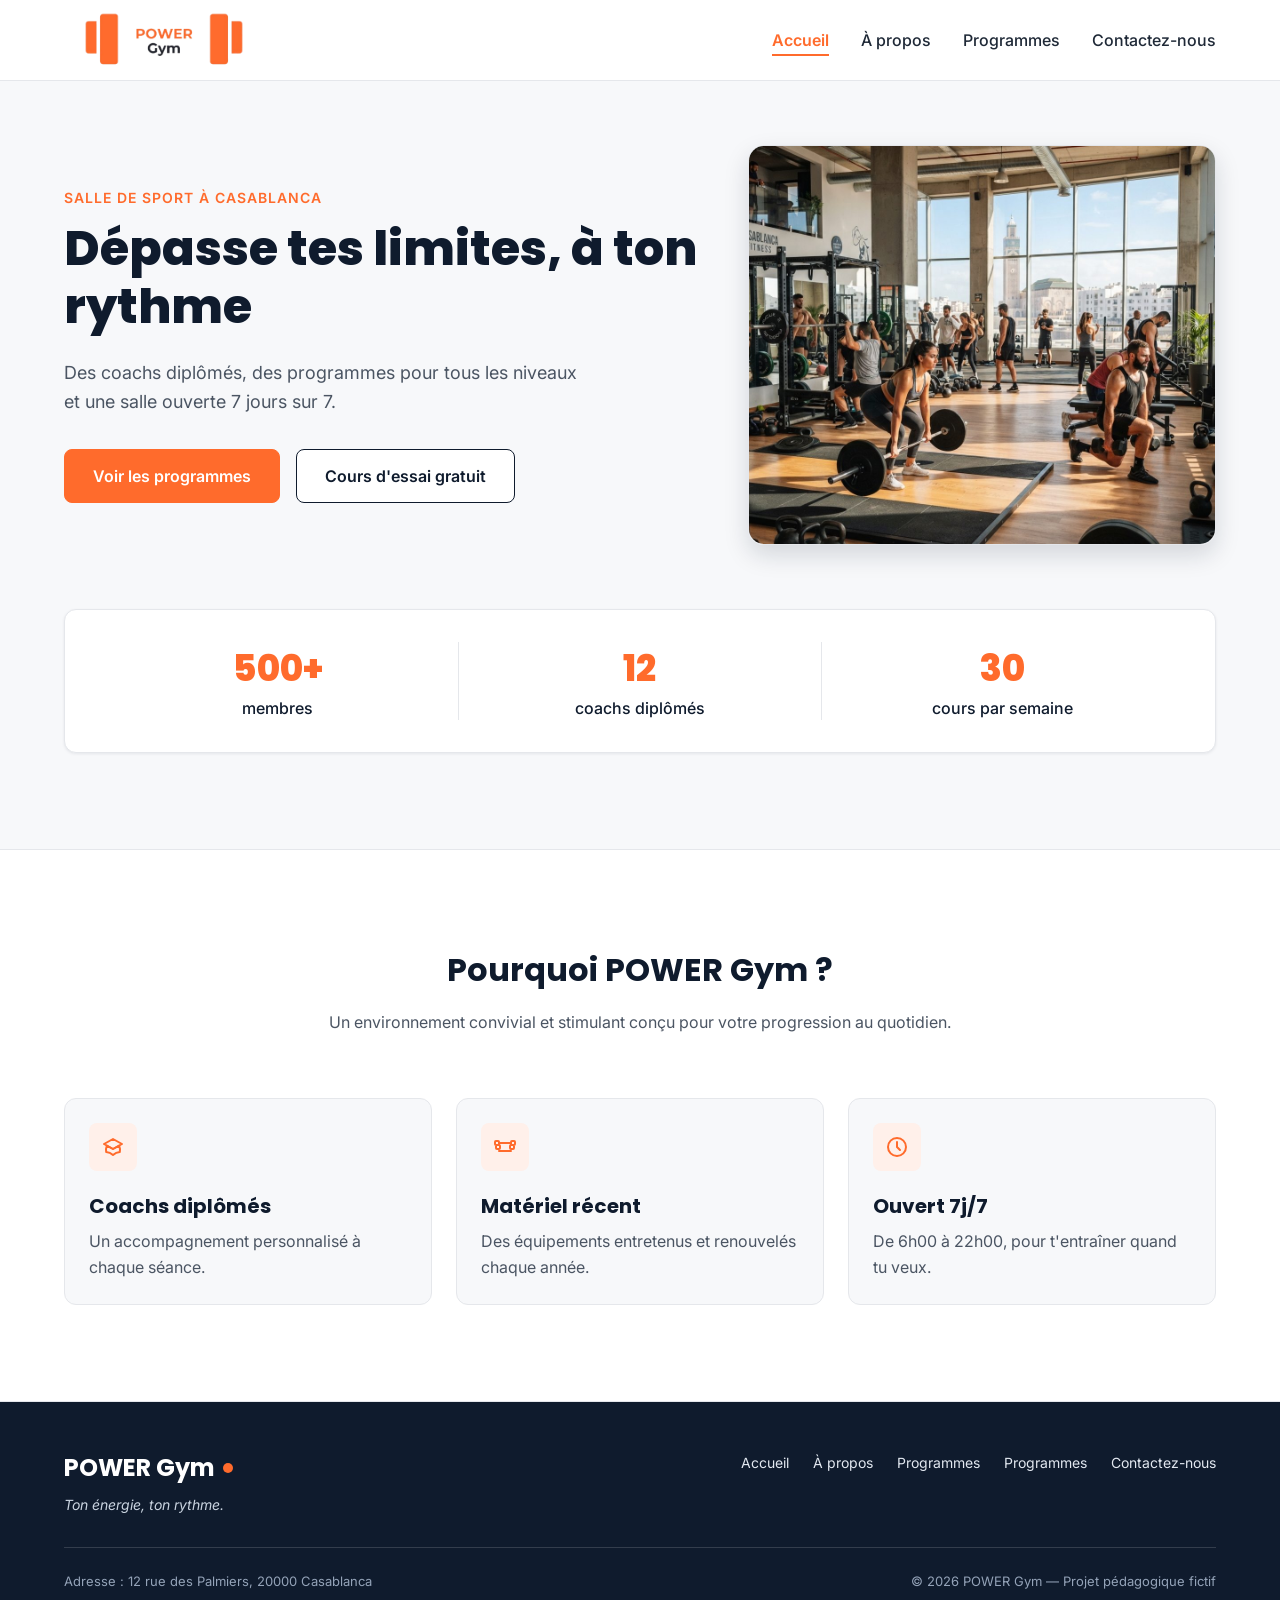
<file: index.html>
<!DOCTYPE html>
<html lang="fr">

<head>
  <meta charset="UTF-8">
  <meta name="viewport" content="width=device-width, initial-scale=1">
  <meta name="description"
    content="POWER Gym , salle de sport à Casablanca : musculation, yoga, cardio et boxe fitness avec des coachs diplômés. Réservez votre cours d'essai gratuit.">
  <title>Power Gym | Salle de sport à Casablanca</title>


  <link rel="preconnect" href="https://fonts.googleapis.com">
  <link rel="preconnect" href="https://fonts.gstatic.com" crossorigin>
  <link
    href="https://fonts.googleapis.com/css2?family=Inter:wght@400;500;600&family=Poppins:wght@600;700;800&display=swap"
    rel="stylesheet">

  <link rel="stylesheet" href="style.css">

  <link rel="shortcut icon" href="img/logo.png" type="image/x-icon ">
</head>

<body>

  <header class="en-tete">
    <div class="conteneur en-tete-contenu">
      <img src="img/logo.png" alt="Logo Power Gym" height="200">

      <nav aria-label="Navigation principale">
        <ul class="menu">
          <li><a href="index.html" class="lien-actif">Accueil</a></li>
          <li><a href="a-propos.html">À propos</a></li>
          <li><a href="programmes.html">Programmes</a></li>
          <li><a href="contact.html">Contactez-nous</a></li>
        </ul>
      </nav>
    </div>
  </header>

  <main>

    <section id="accueil" class="hero">
      <div class="conteneur">

        <div class="hero-contenu">
          <div class="hero-texte">
            <p class="sur-titre">Salle de sport à Casablanca</p>
            <h1>Dépasse tes limites, à ton rythme</h1>
            <p class="hero-description">
              Des coachs diplômés, des programmes pour tous les niveaux et une salle ouverte 7 jours sur 7.
            </p>
            <div class="boutons">
              <a href="programmes.html" class="bouton bouton-principal">Voir les programmes</a>
              <a href="contact.html" class="bouton bouton-secondaire">Cours d'essai gratuit</a>
            </div>
          </div>

          <img class="hero-image" src="img/hero.jpg"
            alt="Des personnes s'entraînent dans une salle de sport lumineuse à Casablanca">
        </div>

        <div class="chiffres">
          <div class="chiffre">
            <p class="chiffre-nombre">500+</p>
            <p>membres</p>
          </div>
          <div class="chiffre">
            <p class="chiffre-nombre">12</p>
            <p>coachs diplômés</p>
          </div>
          <div class="chiffre">
            <p class="chiffre-nombre">30</p>
            <p>cours par semaine</p>
          </div>
        </div>

      </div>
    </section>

    <section class="section section-blanche">
      <div class="conteneur">

        <div class="section-titre">
          <h2>Pourquoi POWER Gym ?</h2>
          <p>Un environnement convivial et stimulant conçu pour votre progression au quotidien.</p>
        </div>

        <div class="cartes">
          <article class="carte carte-avantage">
            <div class="icone"><img src="img/icone-coach.svg" alt=""></div>
            <h3>Coachs diplômés</h3>
            <p>Un accompagnement personnalisé à chaque séance.</p>
          </article>

          <article class="carte carte-avantage">
            <div class="icone"><img src="img/icone-materiel.svg" alt=""></div>
            <h3>Matériel récent</h3>
            <p>Des équipements entretenus et renouvelés chaque année.</p>
          </article>

          <article class="carte carte-avantage">
            <div class="icone"><img src="img/icone-horloge.svg" alt=""></div>
            <h3>Ouvert 7j/7</h3>
            <p>De 6h00 à 22h00, pour t'entraîner quand tu veux.</p>
          </article>
        </div>

      </div>
    </section>




    <footer class="pied-de-page">
      <div class="conteneur">

        <div class="pied-haut">
          <div>
            <p class="logo logo-clair">POWER Gym </p>
            <p class="slogan">Ton énergie, ton rythme.</p>
          </div>

          <nav aria-label="Navigation du pied de page">
            <ul class="menu menu-pied">
              <li><a href="index.html">Accueil</a></li>
              <li><a href="a-propos.html">À propos</a></li>
              <li><a href="programmes.html">Programmes</a></li>
              <li><a href="programmes.html">Programmes</a></li>
              <li><a href="contact.html">Contactez-nous</a></li>

            </ul>
          </nav>
        </div>

        <div class="pied-bas">
          <p>Adresse : 12 rue des Palmiers, 20000 Casablanca</p>
          <p>&copy; 2026 POWER Gym  — Projet pédagogique fictif</p>
        </div>

      </div>
    </footer>

</body>

</html>
</file>
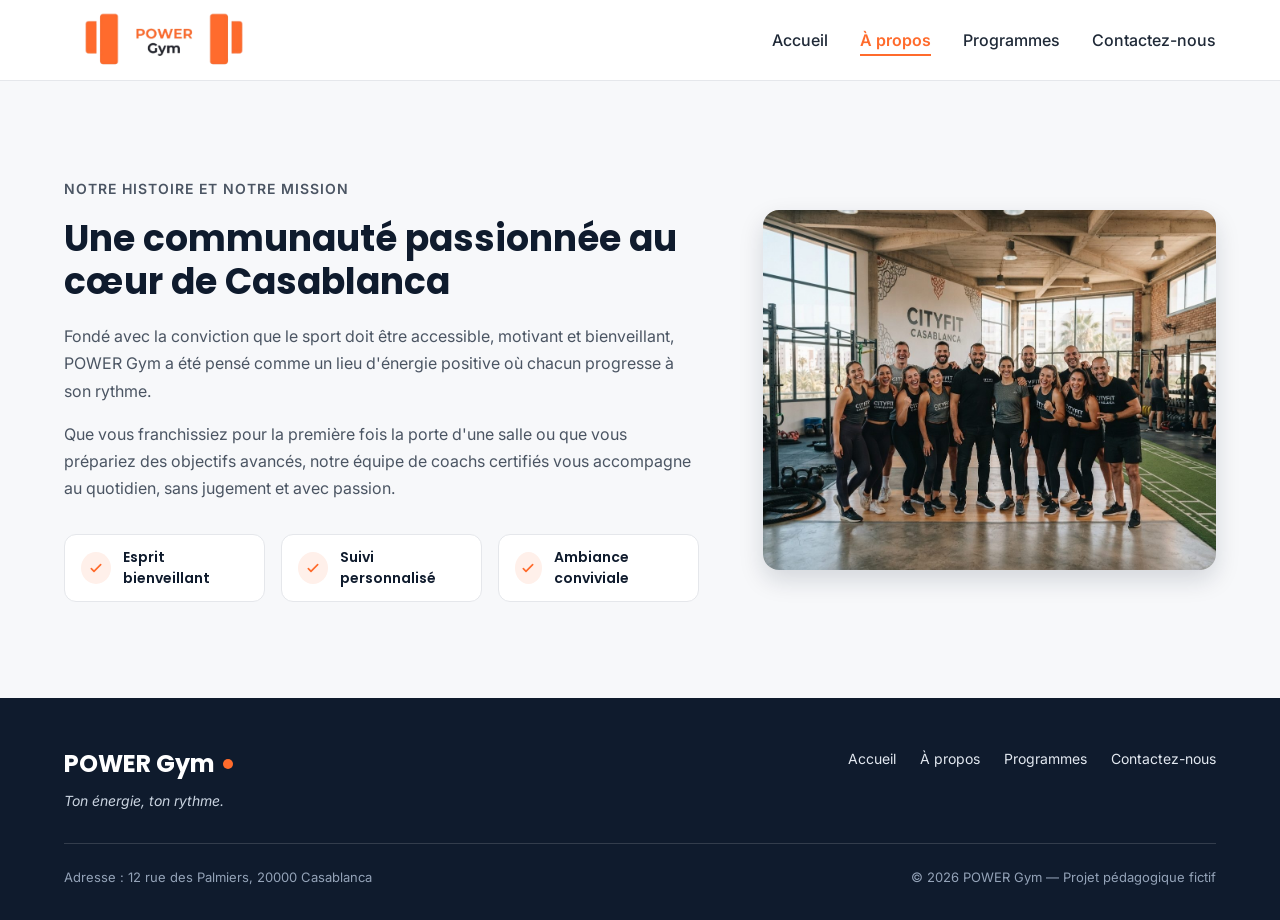
<file: a-propos.html>
<!DOCTYPE html>
<html lang="fr">

<head>
  <meta charset="UTF-8">
  <meta name="viewport" content="width=device-width, initial-scale=1.0">
  <title>À propos | POWER Gym</title>
  <link rel="stylesheet" href="style.css">
  <link rel="preconnect" href="https://fonts.googleapis.com">
  <link rel="preconnect" href="https://fonts.gstatic.com" crossorigin>
  <link
    href="https://fonts.googleapis.com/css2?family=Inter:wght@400;500;600&family=Poppins:wght@600;700;800&display=swap"
    rel="stylesheet">
      <link rel="shortcut icon" href="img/logo.png" type="image/x-icon ">

</head>

<body>
  <header class="en-tete">
    <div class="conteneur en-tete-contenu">

      <img src="img/logo.png" alt="Logo Power Gym" height="200">


      <nav aria-label="Navigation principale">
        <ul class="menu">
          <li><a href="index.html">Accueil</a></li>
          <li><a href="a-propos.html" class="lien-actif">À propos</a></li>
          <li><a href="programmes.html">Programmes</a></li>
          <li><a href="contact.html">Contactez-nous</a></li>
        </ul>
      </nav>

    </div>
  </header>
  <main>
    <section id="a-propos" class="section">
      <div class="conteneur apropos-contenu">

        <div class="apropos-texte">
          <p class="sur-titre">Notre histoire et notre mission</p>
          <h2>Une communauté passionnée au cœur de Casablanca</h2>
          <p>
            Fondé avec la conviction que le sport doit être accessible, motivant et bienveillant,
            POWER Gym a été pensé comme un lieu d'énergie positive où chacun progresse à son rythme.
          </p>
          <p>
            Que vous franchissiez pour la première fois la porte d'une salle ou que vous prépariez des
            objectifs avancés, notre équipe de coachs certifiés vous accompagne au quotidien, sans
            jugement et avec passion.
          </p>

          <ul class="valeurs">
            <li class="valeur">
              <div class="icone icone-petite"><img src="img/icone-check.svg" alt=""></div>
              <span>Esprit bienveillant</span>
            </li>
            <li class="valeur">
              <div class="icone icone-petite"><img src="img/icone-check.svg" alt=""></div>
              <span>Suivi personnalisé</span>
            </li>
            <li class="valeur">
              <div class="icone icone-petite"><img src="img/icone-check.svg" alt=""></div>
              <span>Ambiance conviviale</span>
            </li>
          </ul>
        </div>

        <img class="apropos-image" src="img/equipe.jpg" alt="L'équipe de coachs d'Élan Fitness réunie dans la salle">

      </div>
    </section>
  </main>

<footer class="pied-de-page">
  <div class="conteneur">
    <div class="pied-haut">
      <div>
        <p class="logo logo-clair">POWER Gym </p>
        <p class="slogan">Ton énergie, ton rythme.</p>
      </div>

      <nav aria-label="Navigation du pied de page">
        <ul class="menu menu-pied">
          <li><a href="index.html">Accueil</a></li>
          <li><a href="a-propos.html">À propos</a></li>
          <li><a href="programmes.html">Programmes</a></li>
          <li><a href="contact.html">Contactez-nous</a></li>
        </ul>
      </nav>
    </div>

    <div class="pied-bas">
      <p>Adresse : 12 rue des Palmiers, 20000 Casablanca</p>
      <p>&copy; 2026 POWER Gym — Projet pédagogique fictif</p>
    </div>
  </div>
</footer>

</body>

</html>
</file>
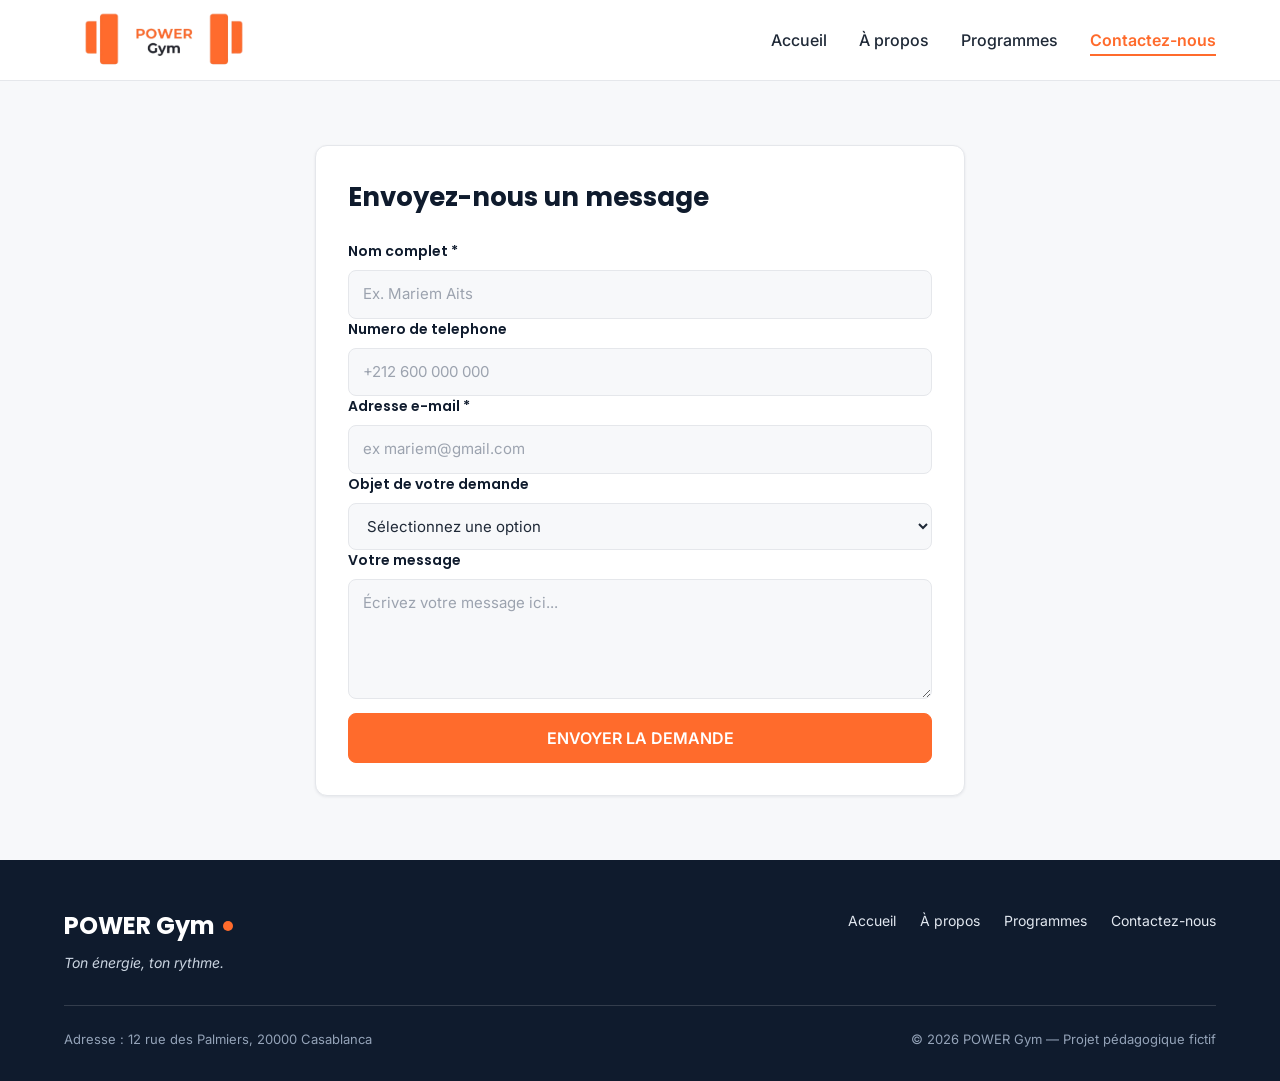
<file: contact.html>
<!DOCTYPE html>
<html lang="fr">

<head>
  <meta charset="UTF-8">
  <meta name="viewport" content="width=device-width, initial-scale=1">
  <meta name="description"
    content="POWER Gym , salle de sport à Casablanca : musculation, yoga, cardio et boxe fitness avec des coachs diplômés. Réservez votre cours d'essai gratuit.">
  <title>Power Gym | Salle de sport à Casablanca</title>


  <link rel="preconnect" href="https://fonts.googleapis.com">
  <link rel="preconnect" href="https://fonts.gstatic.com" crossorigin>
  <link
    href="https://fonts.googleapis.com/css2?family=Inter:wght@400;500;600&family=Poppins:wght@600;700;800&display=swap"
    rel="stylesheet">

  <link rel="stylesheet" href="style.css">

  <link rel="shortcut icon" href="img/logo.png" type="image/x-icon ">
</head>

<body>
  <header class="en-tete">
    <div class="conteneur en-tete-contenu">
      <img src="img/logo.png" alt="Logo Power Gym" height="200px">

      <nav aria-label="Navigation principale">
        <ul class="menu">
          <li><a href="index.html">Accueil</a></li>
          <li><a href="a-propos.html">À propos</a></li>
          <li><a href="programmes.html">Programmes</a></li>
          <li><a href="contact.html" class="lien-actif">Contactez-nous</a></li>
        </ul>
      </nav>
    </div>
  </header>
  <main>
    <section class="form-container">
      <FORM method="post" action="#">
        <h2>Envoyez-nous un message</h2>
        <label for="nom">Nom complet *</label>
        <input type="text" id="nom" name="nom" placeholder="Ex. Mariem Aits" required>
        <label for="tel">Numero de telephone</label>
        <input type="tel" id="tel" name="tel" placeholder="+212 600 000 000">
        <label for="email">Adresse e-mail *</label>
        <input type="email" id="email" name="email" placeholder="ex mariem@gmail.com">
        <div class="dropdown">
          <label for="object">Objet de votre demande</label>
          <select name="" id="object" required>
            <option value="" disabled selected>Sélectionnez une option</option>
            <option value="Abonnement">Abonnement & Tarifs (Mensuel / Annuel)</option>
            <option value="coaching">Coaching individuel personnalisé (Personal Training)</option>
            <option value="cours">Cours collectifs (CrossFit, HIIT, Spinning, Yoga)</option>
            <option value="autre">Autre renseignement / Question générale</option>
          </select>
        </div>
        <label for="message">Votre message</label>
        <textarea id="message" name="message" rows="4" placeholder="Écrivez votre message ici..." required></textarea>
        <button type="submit">ENVOYER LA DEMANDE</button>
      </FORM>
    </section>
  </main>
  <!-- <footer class="pied-de-page">
    <div class="conteneur">
      <div class="pied-haut">
        <div>
          <p class="logo logo-clair">POWER Gym </p>
          <p class="slogan">Ton énergie, ton rythme.</p>
        </div>

        <nav aria-label="Navigation du pied de page">
          <ul class="menu menu-pied">
            <li><a href="index.html">Accueil</a></li>
            <li><a href="a-propos.html">À propos</a></li>
            <li><a href="programmes.html">Programmes</a></li>
            <li><a href="contact.html">Contactez-nous</a></li>
          </ul>
        </nav>
      </div>
      <div class="pied-bas">
        <p>Adresse : 12 rue des Palmiers, 20000 Casablanca</p>
        <p>&copy; 2026 POWER Gym — Projet pédagogique fictif</p>
      </div>
    </div>
  </footer>
</body>

</html> -->
  <footer class="pied-de-page">
    <div class="conteneur">

      <div class="pied-haut">
        <div>
          <p class="logo logo-clair">POWER Gym </p>
          <p class="slogan">Ton énergie, ton rythme.</p>
        </div>

        <nav aria-label="Navigation du pied de page">
          <ul class="menu menu-pied">
            <li><a href="index.html">Accueil</a></li>
            <li><a href="a-propos.html">À propos</a></li>
            <li><a href="programmes.html">Programmes</a></li>
            <li><a href="contact.html">Contactez-nous</a></li>

          </ul>
        </nav>
      </div>

      <div class="pied-bas">
        <p>Adresse : 12 rue des Palmiers, 20000 Casablanca</p>
        <p>&copy; 2026 POWER Gym — Projet pédagogique fictif</p>
      </div>

    </div>
  </footer>

</body>

</html>
</file>
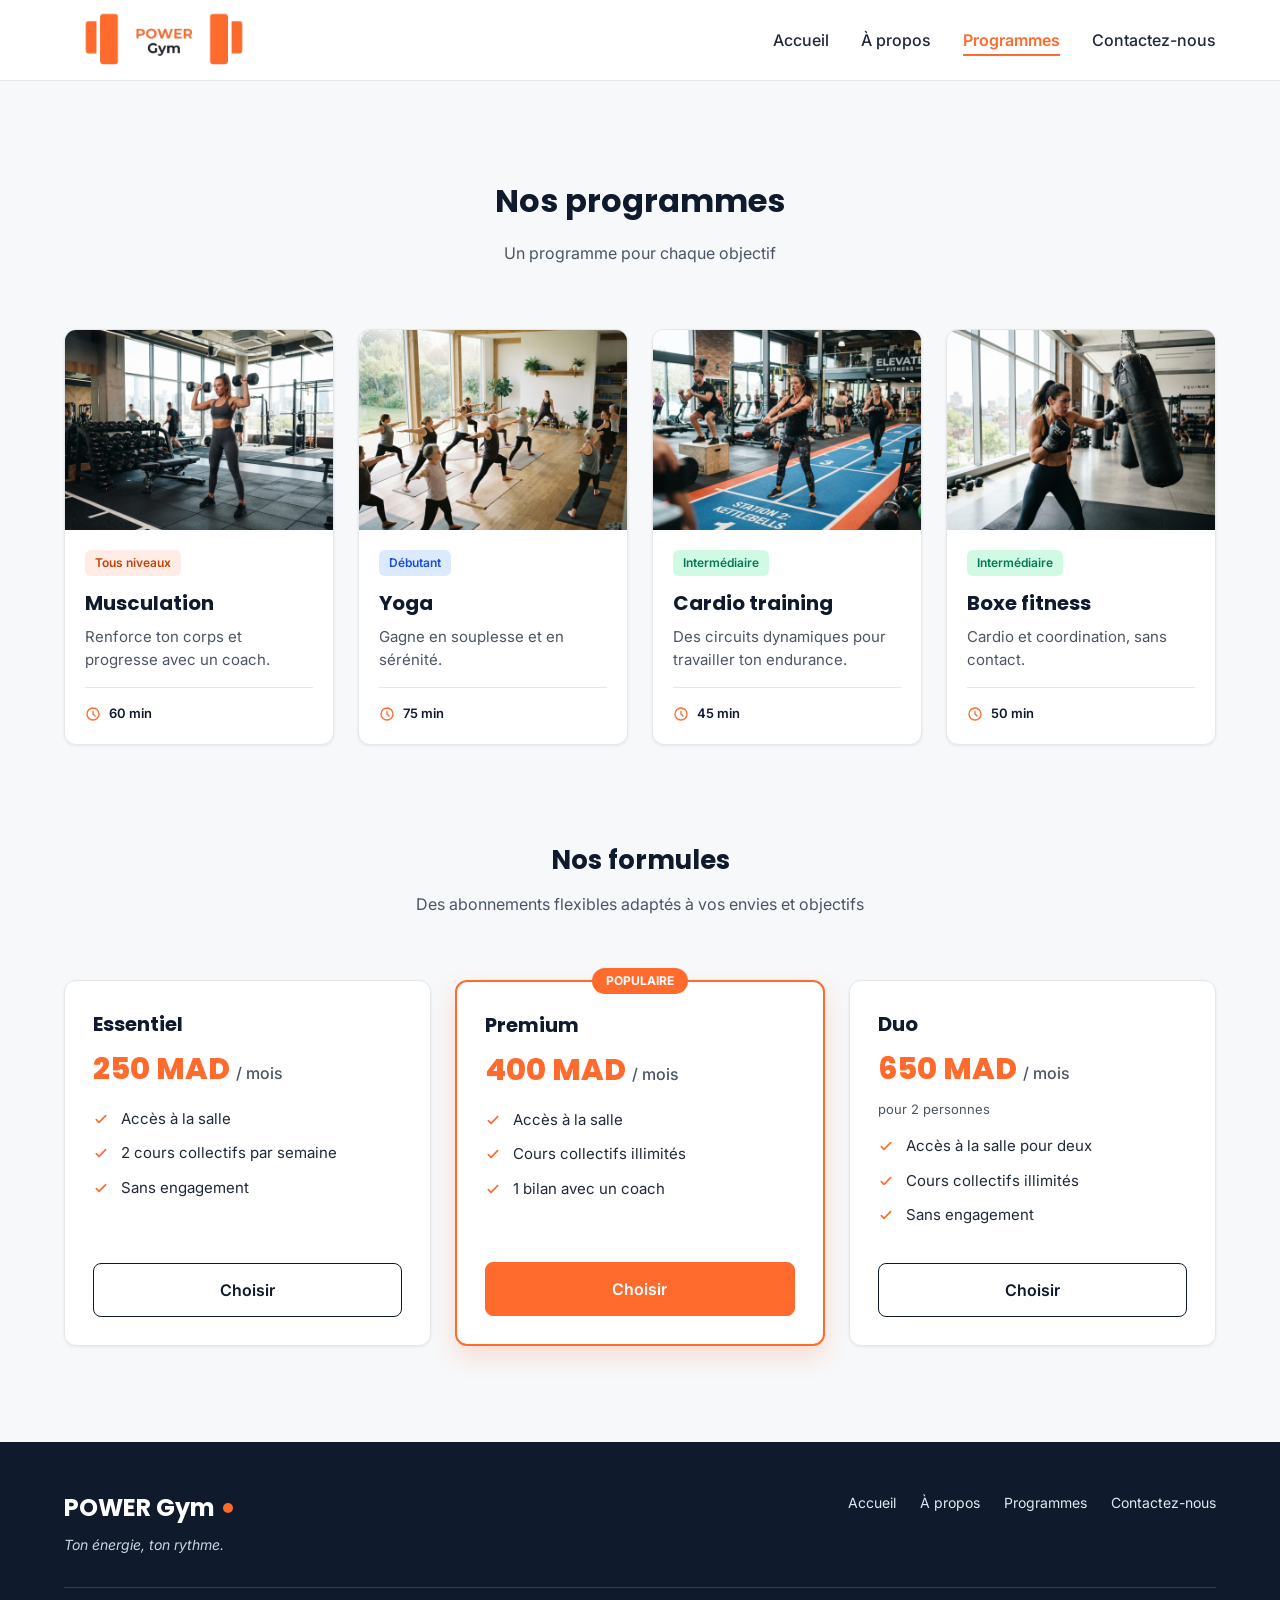
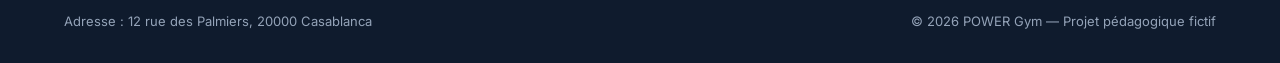
<file: programmes.html>
<!DOCTYPE html>
<html lang="fr">

<head>
  <meta charset="UTF-8">
  <meta name="viewport" content="width=device-width, initial-scale=1.0">
  <title>Programmes | Élan Fitness</title>
  <link rel="stylesheet" href="style.css">
  <link rel="preconnect" href="https://fonts.googleapis.com">
  <link rel="preconnect" href="https://fonts.gstatic.com" crossorigin>
  <link
    href="https://fonts.googleapis.com/css2?family=Inter:wght@400;500;600&family=Poppins:wght@600;700;800&display=swap"
    rel="stylesheet">
  <link rel="shortcut icon" href="img/logo.png" type="image/x-icon ">

</head>

<body>
  <header class="en-tete">
    <div class="conteneur en-tete-contenu">
      
      <img src="img/logo.png" alt="Logo Power Gym" height="200">

      <nav aria-label="Navigation principale">
        <ul class="menu">

          <li>
            <a href="index.html">Accueil</a>
          </li>

          <li>
            <a href="a-propos.html">À propos</a>
          </li>

          <li>
            <a href="programmes.html" class="lien-actif">Programmes</a>
          </li>

          <li>
            <a href="contact.html">Contactez-nous</a>
          </li>

        </ul>
      </nav>

    </div>
  </header>
  <main>
    <section id="programmes" class="section">
      <div class="conteneur">

        <div class="section-titre">
          <h2>Nos programmes</h2>
          <p>Un programme pour chaque objectif</p>
        </div>

        <div class="cartes">

          <article class="carte carte-programme">
            <img src="img/musculation.jpg" alt="Une sportive soulève des haltères dans l'espace musculation">
            <div class="programme-corps">
              <span class="etiquette etiquette-orange">Tous niveaux</span>
              <h3>Musculation</h3>
              <p>Renforce ton corps et progresse avec un coach.</p>
              <p class="duree"><img src="img/icone-duree.svg" alt="">60 min</p>
            </div>
          </article>

          <article class="carte carte-programme">
            <img src="img/yoga.jpg" alt="Un groupe pratique le yoga sur des tapis dans une salle lumineuse">
            <div class="programme-corps">
              <span class="etiquette etiquette-bleue">Débutant</span>
              <h3>Yoga</h3>
              <p>Gagne en souplesse et en sérénité.</p>
              <p class="duree"><img src="img/icone-duree.svg" alt="">75 min</p>
            </div>
          </article>

          <article class="carte carte-programme">
            <img src="img/cardio.jpg" alt="Des sportifs suivent un circuit de cardio training avec des kettlebells">
            <div class="programme-corps">
              <span class="etiquette etiquette-verte">Intermédiaire</span>
              <h3>Cardio training</h3>
              <p>Des circuits dynamiques pour travailler ton endurance.</p>
              <p class="duree"><img src="img/icone-duree.svg" alt="">45 min</p>
            </div>
          </article>

          <article class="carte carte-programme">
            <img src="img/boxe.jpg" alt="Une sportive frappe un sac de frappe pendant un cours de boxe fitness">
            <div class="programme-corps">
              <span class="etiquette etiquette-verte">Intermédiaire</span>
              <h3>Boxe fitness</h3>
              <p>Cardio et coordination, sans contact.</p>
              <p class="duree"><img src="img/icone-duree.svg" alt="">50 min</p>
            </div>
          </article>

        </div>

        <div class="formules">

          <div class="section-titre">
            <h3>Nos formules</h3>
            <p>Des abonnements flexibles adaptés à vos envies et objectifs</p>
          </div>

          <div class="cartes">

            <article class="carte formule">
              <h4>Essentiel</h4>
              <p class="prix">250 MAD <span>/ mois</span></p>
              <ul class="formule-liste">
                <li>Accès à la salle</li>
                <li>2 cours collectifs par semaine</li>
                <li>Sans engagement</li>
              </ul>
              <a href="contact.html" class="bouton bouton-secondaire">Choisir</a>
            </article>

            <article class="carte formule formule-populaire">
              <p class="badge-populaire">Populaire</p>
              <h4>Premium</h4>
              <p class="prix">400 MAD <span>/ mois</span></p>
              <ul class="formule-liste">
                <li>Accès à la salle</li>
                <li>Cours collectifs illimités</li>
                <li>1 bilan avec un coach</li>
              </ul>
              <a href="contact.html" class="bouton bouton-principal">Choisir</a>
            </article>

            <article class="carte formule">
              <h4>Duo</h4>
              <p class="prix">650 MAD <span>/ mois</span></p>
              <p class="prix-note">pour 2 personnes</p>
              <ul class="formule-liste">
                <li>Accès à la salle pour deux</li>
                <li>Cours collectifs illimités</li>
                <li>Sans engagement</li>
              </ul>
              <a href="contact.html" class="bouton bouton-secondaire">Choisir</a>
            </article>

          </div>
        </div>

      </div>
    </section>

  </main>
  <footer class="pied-de-page">
    <div class="conteneur">
      <div class="pied-haut">
        <div>
          <p class="logo logo-clair">POWER Gym </p>
          <p class="slogan">Ton énergie, ton rythme.</p>
        </div>

        <nav aria-label="Navigation du pied de page">
          <ul class="menu menu-pied">
            <li><a href="index.html">Accueil</a></li>
            <li><a href="a-propos.html">À propos</a></li>
            <li><a href="programmes.html">Programmes</a></li>
            <li><a href="contact.html">Contactez-nous</a></li>
          </ul>
        </nav>
      </div>

      <div class="pied-bas">
        <p>Adresse : 12 rue des Palmiers, 20000 Casablanca</p>
        <p>&copy; 2026 POWER Gym — Projet pédagogique fictif</p>
      </div>
    </div>
  </footer>
</file>
<file: style.css>
* {
  box-sizing: border-box;
  margin: 0;
  padding: 0;

}

html {
  scroll-behavior: smooth;
}

body {
  font-family: 'Inter', Arial, sans-serif;
  font-size: 16px;
  line-height: 1.5;
  color: #1F2937;
  background-color: #F7F8FA;
}

h1,
h2,
h3,
h4 {
  font-family: 'Poppins', Arial, sans-serif;
  color: #0F1B2D;
     
}

a {
  color: inherit;
  text-decoration: none;
}

ul {
  list-style: none;
}

img {
  display: block;
  max-width: 100%;
}

a:focus-visible,
button:focus-visible {
  outline: 3px solid #FF6B2C;
  outline-offset: 2px;
}

.conteneur {
  width: 100%;
  max-width: 1200px;
  margin: 0 auto;
  padding: 0 24px;
}

.section {
  padding: 96px 0;
}

.section-blanche {
  background-color: #FFFFFF;
  border-top: 1px solid #E5E7EB;
  border-bottom: 1px solid #E5E7EB;
}

.section-titre {
  max-width: 640px;
  margin: 0 auto 64px;
  text-align: center;
}

.section-titre h2 {
  font-size: 32px;
  margin-bottom: 16px;
}

.section-titre h3 {
  font-size: 26px;
  margin-bottom: 12px;
}

.section-titre p {
  color: #4B5563;
}

.sur-titre {
  font-size: 14px;
  font-weight: 600;
  color: #FF6B2C;
  text-transform: uppercase;
  letter-spacing: 1px;
  margin-bottom: 12px;
}

.bouton {
  display: inline-block;
  padding: 14px 28px;
  border-radius: 8px;
  font-size: 16px;
  font-weight: 600;
  text-align: center;
  cursor: pointer;
}

.bouton-principal {
  background-color: #FF6B2C;
  border: 1px solid #FF6B2C;
  color: #FFFFFF;
}

.bouton-principal:hover {
  background-color: #F05817;
}

.bouton-secondaire {
  background-color: #FFFFFF;
  border: 1px solid #0F1B2D;
  color: #0F1B2D;
}

.bouton-secondaire:hover {
  background-color: #F3F4F6;
}

.cartes {
  display: flex;
  gap: 24px;
}

.carte {
  flex: 1;
  background-color: #FFFFFF;
  border: 1px solid #E5E7EB;
  border-radius: 12px;
  box-shadow: 0 1px 3px rgba(15, 27, 45, 0.08);
}

.icone {
  width: 48px;
  height: 48px;
  background-color: #FFF0EA;
  border-radius: 8px;
  display: flex;
  align-items: center;
  justify-content: center;
}

.icone img {
  width: 24px;
  height: 24px;
}

.icone-petite {
  width: 32px;
  height: 32px;
  border-radius: 50%;
}

.icone-petite img {
  width: 16px;
  height: 16px;
}

.en-tete {
  position: sticky;
  top: 0;
  z-index: 10;
  background-color: #FFFFFF;
  border-bottom: 1px solid #E5E7EB;
}

.en-tete-contenu {
  height: 80px;
  display: flex;
  align-items: center;
  justify-content: space-between;
}

.logo {
  display: flex;
  align-items: center;
  font-family: 'Poppins', Arial, sans-serif;
  font-size: 24px;
  font-weight: 700;
  color: #0F1B2D;
}

.logo::after {
  content: "";
  width: 10px;
  height: 10px;
  margin-left: 8px;
  background-color: #FF6B2C;
  border-radius: 50%;
}

.menu {
  display: flex;
  gap: 32px;
}

.menu a {
  font-weight: 500;
  padding-bottom: 4px;
  border-bottom: 2px solid transparent;
}

.menu a:hover {
  color: #FF6B2C;
}

.menu .lien-actif {
  color: #FF6B2C;
  font-weight: 600;
  border-bottom-color: #FF6B2C;
}

.hero {
  padding: 64px 0 96px;
}

.hero-contenu {
  display: flex;
  align-items: center;
  gap: 32px;
}

.hero-texte {
  flex: 7;
}

.hero-texte h1 {
  font-size: 48px;
  font-weight: 800;
  line-height: 1.2;
  margin-bottom: 24px;
}

.hero-description {
  max-width: 520px;
  font-size: 18px;
  line-height: 1.6;
  color: #4B5563;
  margin-bottom: 32px;
}

.boutons {
  display: flex;
  flex-wrap: wrap;
  gap: 16px;
}

.hero-image {
  flex: 5;
  min-width: 0;
  height: 400px;
  object-fit: cover;
  border-radius: 16px;
  border: 1px solid #E5E7EB;
  box-shadow: 0 10px 25px rgba(15, 27, 45, 0.15);
}

.chiffres {
  display: flex;
  margin-top: 64px;
  padding: 32px;
  background-color: #FFFFFF;
  border: 1px solid #E5E7EB;
  border-radius: 12px;
  box-shadow: 0 1px 3px rgba(15, 27, 45, 0.08);
}

.chiffre {
  flex: 1;
  text-align: center;
  font-weight: 500;
  color: #0F1B2D;
}

.chiffre+.chiffre {
  border-left: 1px solid #E5E7EB;
}

.chiffre-nombre {
  font-family: 'Poppins', Arial, sans-serif;
  font-size: 36px;
  font-weight: 800;
  color: #FF6B2C;
}

.carte-avantage {
  padding: 24px;
  background-color: #F7F8FA;
  box-shadow: none;
}

.carte-avantage .icone {
  margin-bottom: 20px;
}

.carte-avantage h3 {
  font-size: 20px;
  margin-bottom: 8px;
}

.carte-avantage p {
  color: #4B5563;
  line-height: 1.6;
}

.apropos-contenu {
  display: flex;
  align-items: center;
  gap: 64px;
}

.apropos-texte {
  flex: 7;
}

.apropos-texte h2 {
  font-size: 36px;
  line-height: 1.2;
  margin-bottom: 20px;
}

.apropos-texte p {
  color: #4B5563;
  line-height: 1.7;
  margin-bottom: 16px;
}

.valeurs {
  display: flex;
  gap: 16px;
  margin-top: 32px;
}

.valeur {
  flex: 1;
  display: flex;
  align-items: center;
  gap: 12px;
  padding: 12px 16px;
  background-color: #FFFFFF;
  border: 1px solid #E5E7EB;
  border-radius: 12px;
  font-family: 'Poppins', Arial, sans-serif;
  font-size: 14px;
  font-weight: 600;
  color: #0F1B2D;
}

.apropos-image {
  flex: 5;
  min-width: 0;
  height: 360px;
  object-fit: cover;
  border-radius: 16px;
  box-shadow: 0 10px 25px rgba(15, 27, 45, 0.15);
}

.carte-programme {
  display: flex;
  flex-direction: column;
  overflow: hidden;
}

.carte-programme>img {
  width: 100%;
  height: 200px;
  object-fit: cover;
}

.programme-corps {
  flex: 1;
  display: flex;
  flex-direction: column;
  padding: 20px;
}

.programme-corps h3 {
  font-size: 20px;
  margin-bottom: 8px;
}

.programme-corps p {
  font-size: 15px;
  color: #4B5563;
}

.etiquette {
  align-self: flex-start;
  padding: 4px 10px;
  margin-bottom: 12px;
  border-radius: 6px;
  font-size: 12px;
  font-weight: 600;
}

.etiquette-orange {
  background-color: #FFEDE5;
  color: #C2410C;
}

.etiquette-bleue {
  background-color: #DBEAFE;
  color: #1D4ED8;
}

.etiquette-verte {
  background-color: #D1FAE5;
  color: #047857;
}

.programme-corps .duree {
  display: flex;
  align-items: center;
  gap: 8px;
  margin-top: auto;
  padding-top: 16px;
  border-top: 1px solid #E5E7EB;
  font-size: 13px;
  font-weight: 600;
  color: #0F1B2D;
}

.programme-corps h3+p {
  margin-bottom: 16px;
}

.duree img {
  width: 16px;
  height: 16px;
}

.formules {
  margin-top: 96px;
}

.formule {
  position: relative;
  display: flex;
  flex-direction: column;
  padding: 28px;
}

.formule h4 {
  font-size: 20px;
}

.prix {
  margin: 8px 0 16px;
  font-family: 'Poppins', Arial, sans-serif;
  font-size: 30px;
  font-weight: 800;
  color: #FF6B2C;
}

.prix span {
  font-family: 'Inter', Arial, sans-serif;
  font-size: 16px;
  font-weight: 500;
  color: #4B5563;
}

.prix-note {
  margin: -8px 0 16px;
  font-size: 13px;
  color: #4B5563;
}

.formule-liste {
  flex: 1;
  margin-bottom: 24px;
}

.formule-liste li {
  padding-left: 28px;
  margin-bottom: 12px;
  font-size: 15px;
  background-image: url('img/icone-check.svg');
  background-repeat: no-repeat;
  background-position: left center;
  background-size: 16px;
}

.formule .bouton {
  display: block;
}

.formule-populaire {
  border: 2px solid #FF6B2C;
  box-shadow: 0 10px 25px rgba(255, 107, 44, 0.2);
}

.badge-populaire {
  position: absolute;
  top: -14px;
  left: 50%;
  transform: translateX(-50%);
  padding: 4px 14px;
  background-color: #FF6B2C;
  border-radius: 999px;
  font-size: 12px;
  font-weight: 700;
  text-transform: uppercase;
  color: #FFFFFF;
}

.pied-de-page {
  padding: 48px 0 32px;
  background-color: #0F1B2D;
  color: #FFFFFF;
}

.pied-haut {
  display: flex;
  justify-content: space-between;
  align-items: flex-start;
  padding-bottom: 32px;
  border-bottom: 1px solid rgba(255, 255, 255, 0.15);
}

.logo-clair {
  color: #FFFFFF;
}

.slogan {
  margin-top: 8px;
  font-size: 14px;
  font-style: italic;
  color: #CBD5E1;
}

.menu-pied {
  gap: 24px;
}

.menu-pied a {
  font-size: 14px;
  font-weight: 400;
  color: #E2E8F0;
}

.pied-bas {
  display: flex;
  justify-content: space-between;
  margin-top: 24px;
  font-size: 13px;
  color: #94A3B8;
}

.page {
  width: 210mm;
  min-height: 297mm;
  margin: 20px auto;
  padding: 25mm;
  box-sizing: border-box;
  background: white;
}
/* .form-container {
  background-color: #FFFFFF; 
  color: #1F2937;
  border: 1px solid #E5E7EB; 
  border-radius: 12px;
  width: 100%;
  max-width: 650px;
  margin: 40px auto;
  padding: 32px;
  box-shadow: 0 10px 25px rgba(15, 27, 45, 0.08);
}

@media (max-width: 640px) {
  .form-container {
    padding: 20px;
    margin: 20px auto;
  }
}
.form-container input[type="text"],
.form-container input[type="tel"],
.form-container input[type="email"],
.form-container select,
.form-container textarea {
  width: 100%;
  padding: 12px 14px;
  font-family: 'Inter', Arial, sans-serif;
  font-size: 15px;
  color: #1F2937;
  background-color: #F7F8FA;
  border: 1px solid #E5E7EB;
  border-radius: 8px;
  transition: border-color 0.2s ease, box-shadow 0.2s ease;
}
.form-container input::placeholder,
.form-container textarea::placeholder {
  color: #9CA3AF;
}
button[type="submit"] {
  background-color: #ff6a28;
  color: #ffffff;
  border: none;
  border-radius: 8px;
  padding: 12px 24px;
  font-size: 16px;
  font-weight: bold;
  cursor: pointer;
  transition: background-color 0.3s ease;
}
button[type="submit"]:hover {
  background-color: #e55b1f; 
} */
/* ===== FORMULAIRE ===== */

.form-container {
  width: 100%;
  max-width: 650px;
  margin: 64px auto;
  padding: 32px;
  background-color: #FFFFFF;
  color: #1F2937;
  border: 1px solid #E5E7EB;
  border-radius: 12px;
  box-shadow: 0 1px 3px rgba(15, 27, 45, 0.08);
}

.form-container h2,
.form-container h3 {
  font-size: 26px;
  margin-bottom: 24px;
}

.form-container label {
  display: block;
  margin-bottom: 8px;
  font-family: 'Poppins', Arial, sans-serif;
  font-size: 14px;
  font-weight: 600;
  color: #0F1B2D;
}

.form-container .champ,
.form-container .form-group {
  margin-bottom: 20px;
}

.form-container input[type="text"],
.form-container input[type="tel"],
.form-container input[type="email"],
.form-container select,
.form-container textarea {
  width: 100%;
  padding: 12px 14px;
  font-family: 'Inter', Arial, sans-serif;
  font-size: 15px;
  line-height: 1.5;
  color: #1F2937;
  background-color: #F7F8FA;
  border: 1px solid #E5E7EB;
  border-radius: 8px;
  transition: border-color 0.2s ease, box-shadow 0.2s ease;
}

.form-container textarea {
  min-height: 120px;
  resize: vertical;
}

.form-container input::placeholder,
.form-container textarea::placeholder {
  color: #9CA3AF;
}

.form-container input:focus,
.form-container select:focus,
.form-container textarea:focus {
  outline: none;
  background-color: #FFFFFF;
  border-color: #FF6B2C;
  box-shadow: 0 0 0 3px rgba(255, 107, 44, 0.2);
}

.form-container button[type="submit"] {
  display: block;
  width: 100%;
  margin-top: 8px;
  padding: 14px 28px;
  font-family: 'Inter', Arial, sans-serif;
  font-size: 16px;
  font-weight: 600;
  text-align: center;
  color: #FFFFFF;
  background-color: #FF6B2C;
  border: 1px solid #FF6B2C;
  border-radius: 8px;
  cursor: pointer;
  transition: background-color 0.2s ease;
}

.form-container button[type="submit"]:hover {
  background-color: #F05817;
}

.form-container button[type="submit"]:focus-visible {
  outline: 3px solid #FF6B2C;
  outline-offset: 2px;
}
</file>
